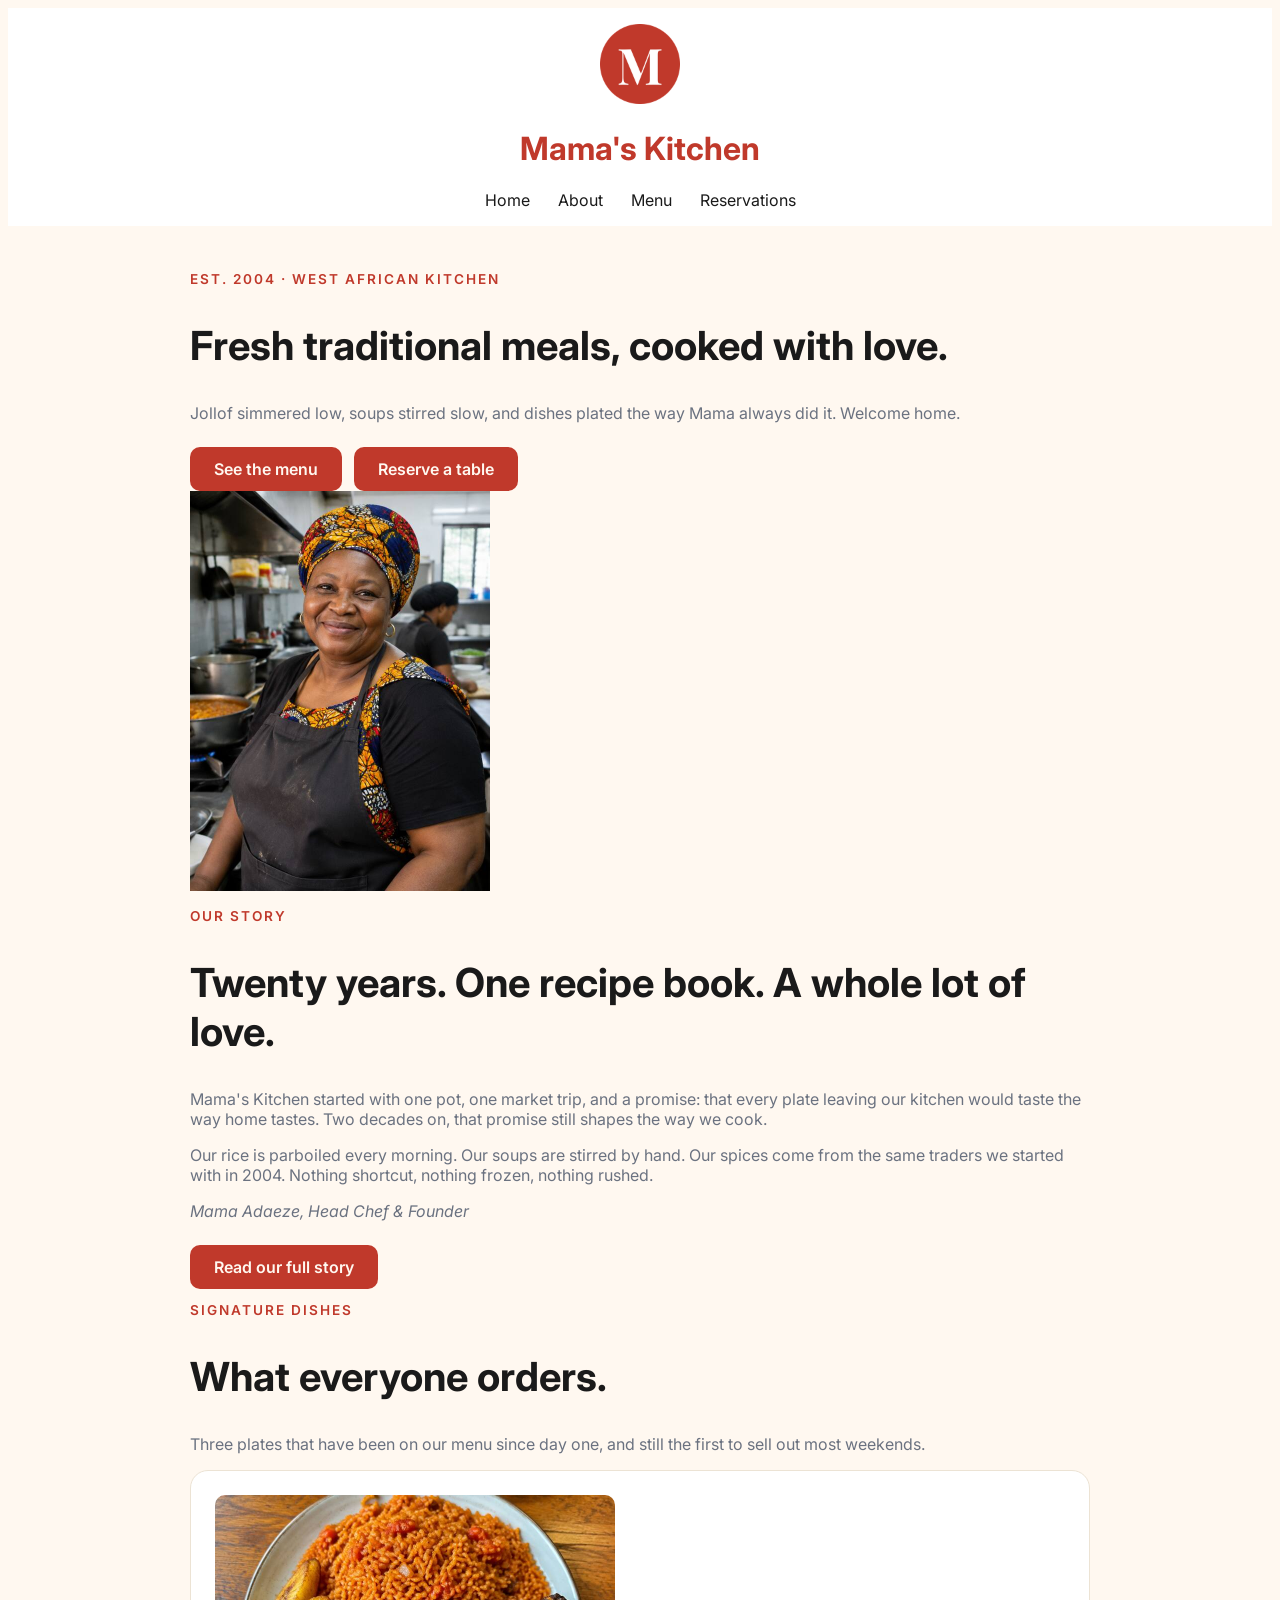
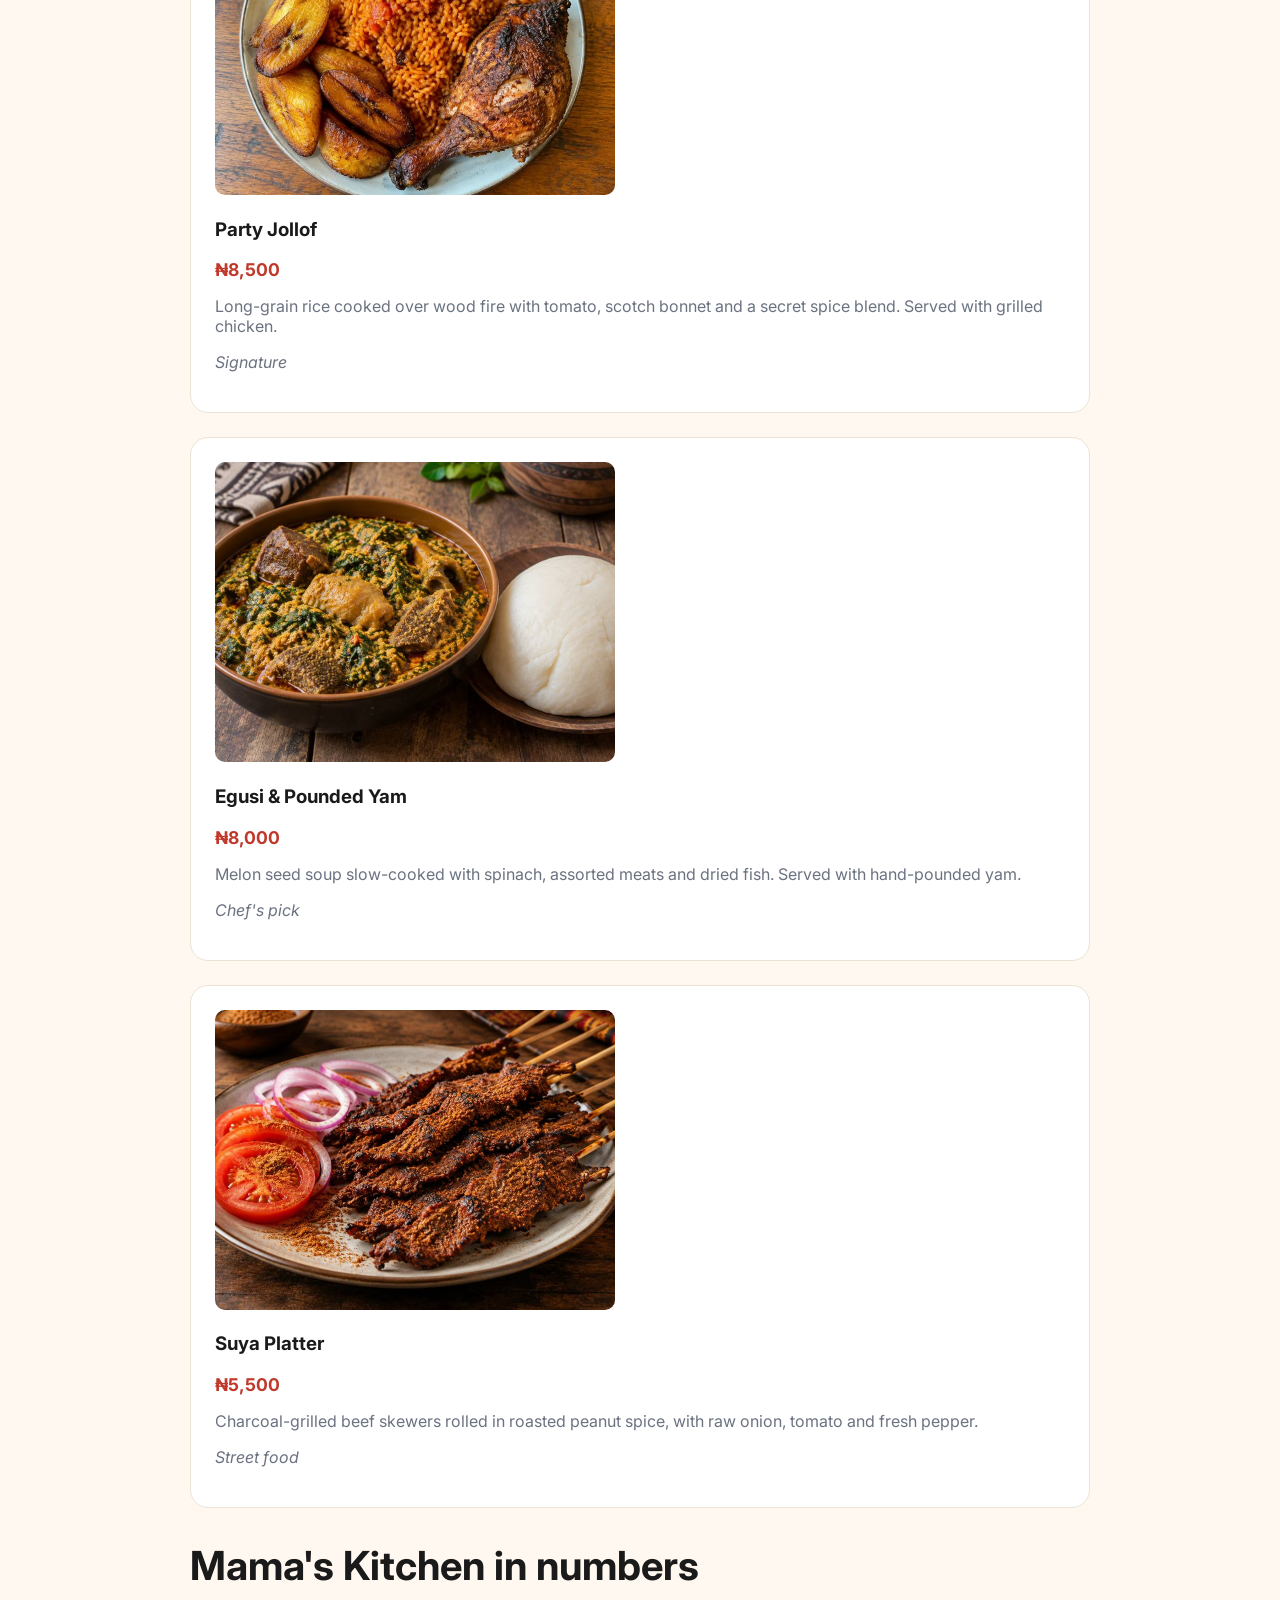
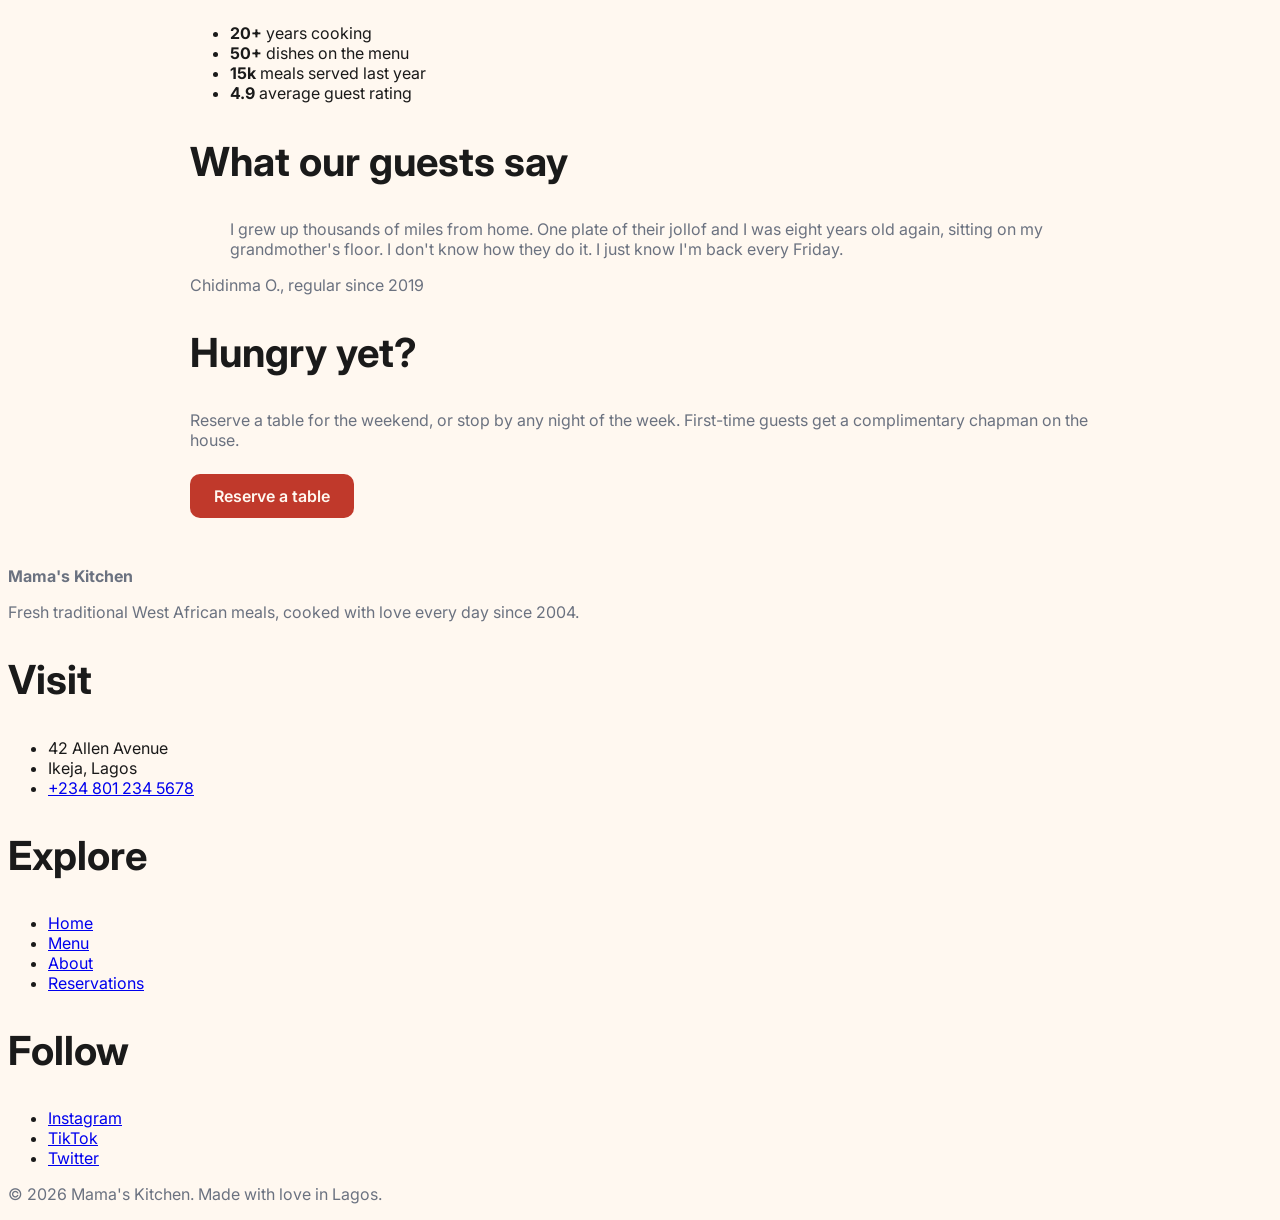
<file: mamas-kitchen-week2/index.html>
<!DOCTYPE html>
<html lang="en">
  <head>
    <meta charset="UTF-8">
    <meta name="viewport" content="width=device-width, initial-scale=1.0">
    <link rel="preconnect" href="https://fonts.googleapis.com">
<link rel="preconnect" href="https://fonts.gstatic.com" crossorigin>
<link href="https://fonts.googleapis.com/css2?family=Inter:ital,opsz,wght@0,14..32,100..900;1,14..32,100..900&family=Playfair+Display:ital,wght@0,400..900;1,400..900&display=swap" rel="stylesheet">
    <title>Mama's Kitchen | Fresh traditional meals in Ikeja</title>
    <link rel="stylesheet" href="styles.css"/>
  </head>
  <body>
    <header>
      <img src="images/logo.png" alt="Mama's Kitchen logo" width="80" height="80">
      <h1>Mama's Kitchen</h1>
      <nav>
        <ul>
          <li><a href="index.html">Home</a></li>
          <li><a href="about.html">About</a></li>
          <li><a href="menu.html">Menu</a></li>
          <li><a href="reservations.html">Reservations</a></li>
        </ul>
      </nav>
    </header>

    <main>
      <section>
        <p class="eyebrow">Est. 2004 · WEST AFRICAN KITCHEN</p>
        <h2>Fresh traditional meals, cooked with love.</h2>
        <p>Jollof simmered low, soups stirred slow, and dishes plated the way Mama always did it. Welcome home.</p>
        <a class="btn" href="menu.html">See the menu</a>
        <a class="btn" href="reservations.html">Reserve a table</a>
      </section>

      <section>
        <img src="images/mama.jpg" alt="Mama Adaeze, head chef and founder of Mama's Kitchen" width="300" height="400">
        <p class="eyebrow">Our story</p>
        <h2>Twenty years. One recipe book. A whole lot of love.</h2>
        <p>Mama's Kitchen started with one pot, one market trip, and a promise: that every plate leaving our kitchen would taste the way home tastes. Two decades on, that promise still shapes the way we cook.</p>
        <p>Our rice is parboiled every morning. Our soups are stirred by hand. Our spices come from the same traders we started with in 2004. Nothing shortcut, nothing frozen, nothing rushed.</p>
        <p><em>Mama Adaeze, Head Chef &amp; Founder</em></p>
        <a class="btn" href="about.html">Read our full story</a>
      </section>

      <section>
        <p class="eyebrow">Signature dishes</p>
        <h2>What everyone orders.</h2>
        <p>Three plates that have been on our menu since day one, and still the first to sell out most weekends.</p>
        <div class="dish">
          <img src="images/jollof.jpg" alt="A plate of party jollof rice with fried plantain and grilled chicken" width="400" height="300" loading="lazy">
          <h3>Party Jollof</h3>
          <p><strong>₦8,500</strong></p>
          <p>Long-grain rice cooked over wood fire with tomato, scotch bonnet and a secret spice blend. Served with grilled chicken.</p>
          <p><em>Signature</em></p>
        </div>
        <div class="dish">
          <img src="images/egusi.jpg" alt="A bowl of egusi soup with pounded yam" width="400" height="300" loading="lazy">
          <h3>Egusi &amp; Pounded Yam</h3>
          <p><strong>₦8,000</strong></p>
          <p>Melon seed soup slow-cooked with spinach, assorted meats and dried fish. Served with hand-pounded yam.</p>
          <p><em>Chef's pick</em></p>
        </div>
        <div class="dish">
          <img src="images/suya.jpg" alt="Spicy beef suya skewers with sliced onion and tomato" width="400" height="300" loading="lazy">
          <h3>Suya Platter</h3>
          <p><strong>₦5,500</strong></p>
          <p>Charcoal-grilled beef skewers rolled in roasted peanut spice, with raw onion, tomato and fresh pepper.</p>
          <p><em>Street food</em></p>
        </div>
      </section>

      <section>
        <h2>Mama's Kitchen in numbers</h2>
        <ul>
          <li><strong>20+</strong> years cooking</li>
          <li><strong>50+</strong> dishes on the menu</li>
          <li><strong>15k</strong> meals served last year</li>
          <li><strong>4.9</strong> average guest rating</li>
        </ul>
      </section>

      <section>
        <h2>What our guests say</h2>
        <blockquote>
          <p>I grew up thousands of miles from home. One plate of their jollof and I was eight years old again, sitting on my grandmother's floor. I don't know how they do it. I just know I'm back every Friday.</p>
        </blockquote>
        <p>Chidinma O., regular since 2019</p>
      </section>

      <section>
        <h2>Hungry yet?</h2>
        <p>Reserve a table for the weekend, or stop by any night of the week. First-time guests get a complimentary chapman on the house.</p>
        <a class="btn" href="reservations.html">Reserve a table</a>
      </section>
    </main>

    <footer>
      <p><strong>Mama's Kitchen</strong></p>
      <p>Fresh traditional West African meals, cooked with love every day since 2004.</p>

      <h2>Visit</h2>
      <ul>
        <li>42 Allen Avenue</li>
        <li>Ikeja, Lagos</li>
        <li><a href="tel:+2348012345678">+234 801 234 5678</a></li>
      </ul>

      <h2>Explore</h2>
      <ul>
        <li><a href="index.html">Home</a></li>
        <li><a href="menu.html">Menu</a></li>
        <li><a href="about.html">About</a></li>
        <li><a href="reservations.html">Reservations</a></li>
      </ul>

      <h2>Follow</h2>
      <ul>
        <li><a href="https://instagram.com">Instagram</a></li>
        <li><a href="https://tiktok.com">TikTok</a></li>
        <li><a href="https://x.com">Twitter</a></li>
      </ul>

      <p>© 2026 Mama's Kitchen. Made with love in Lagos.</p>
    </footer>
  </body>
</html>
</file>
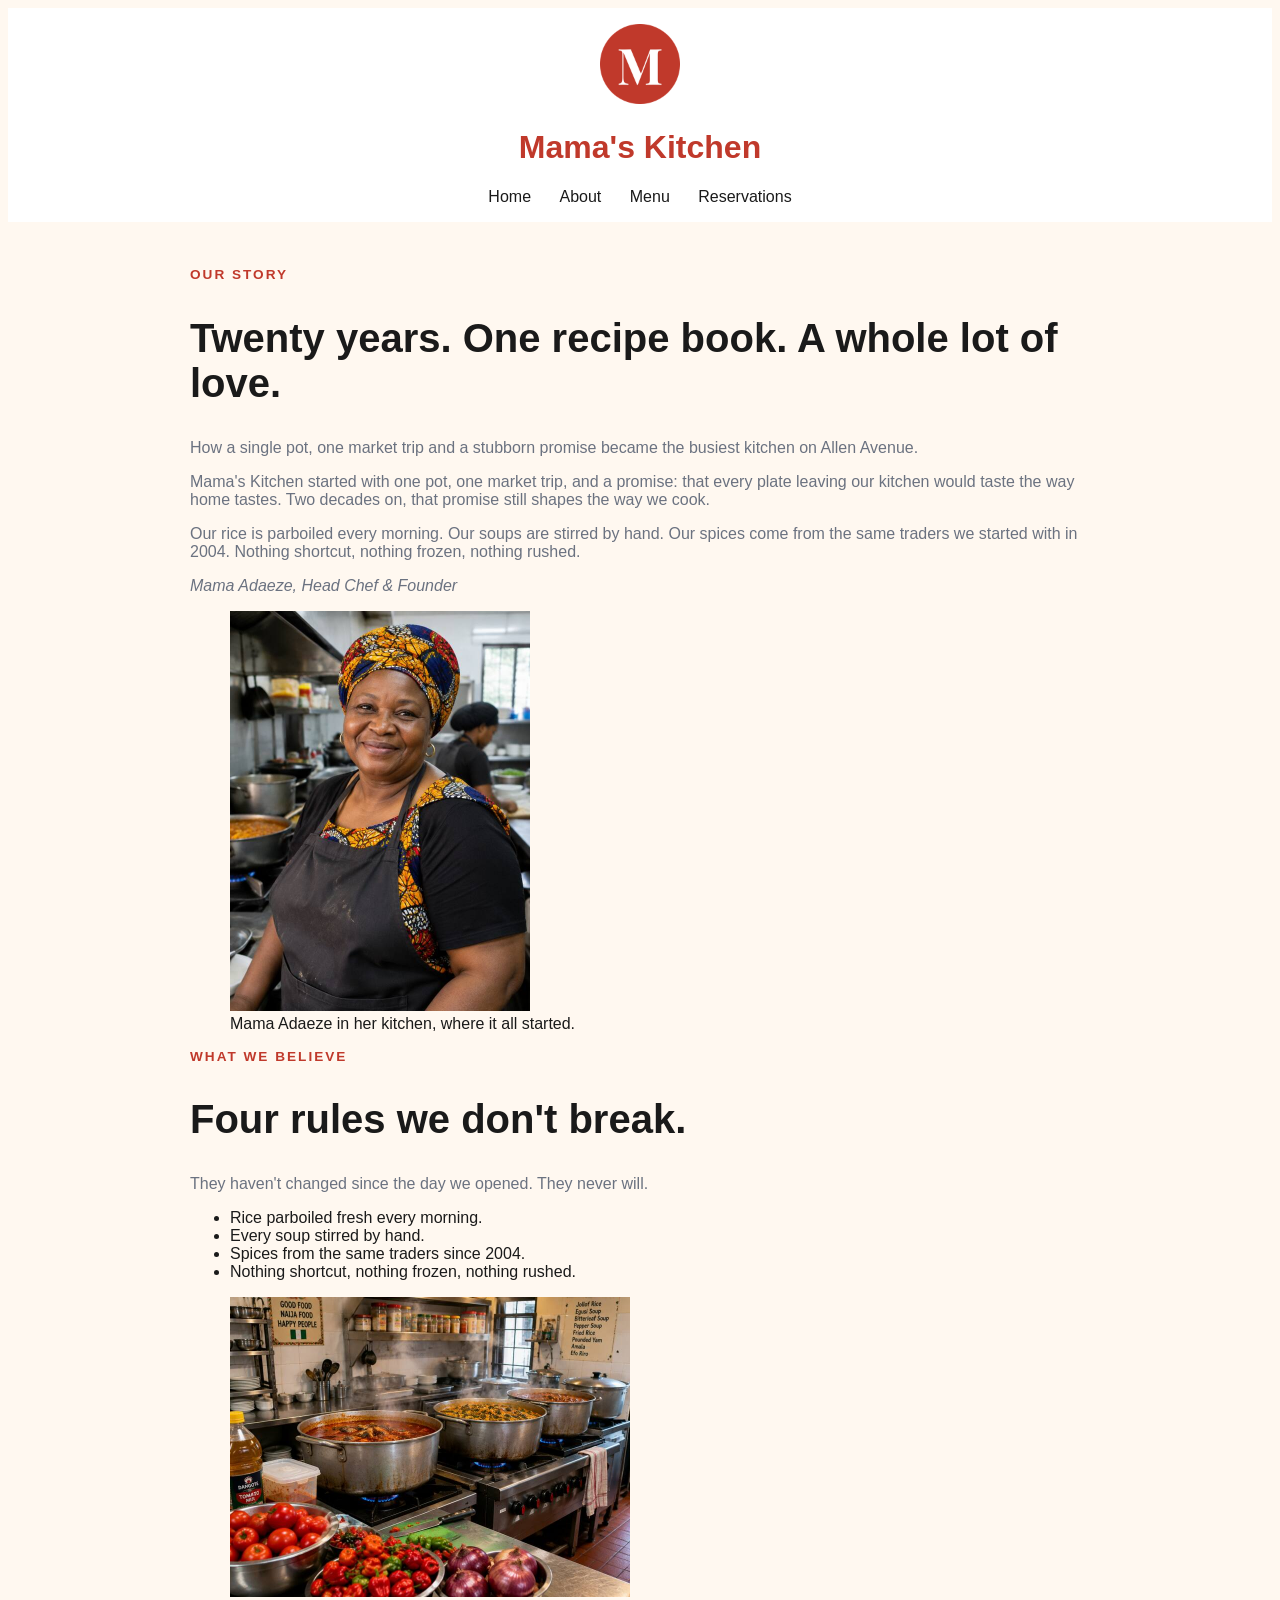
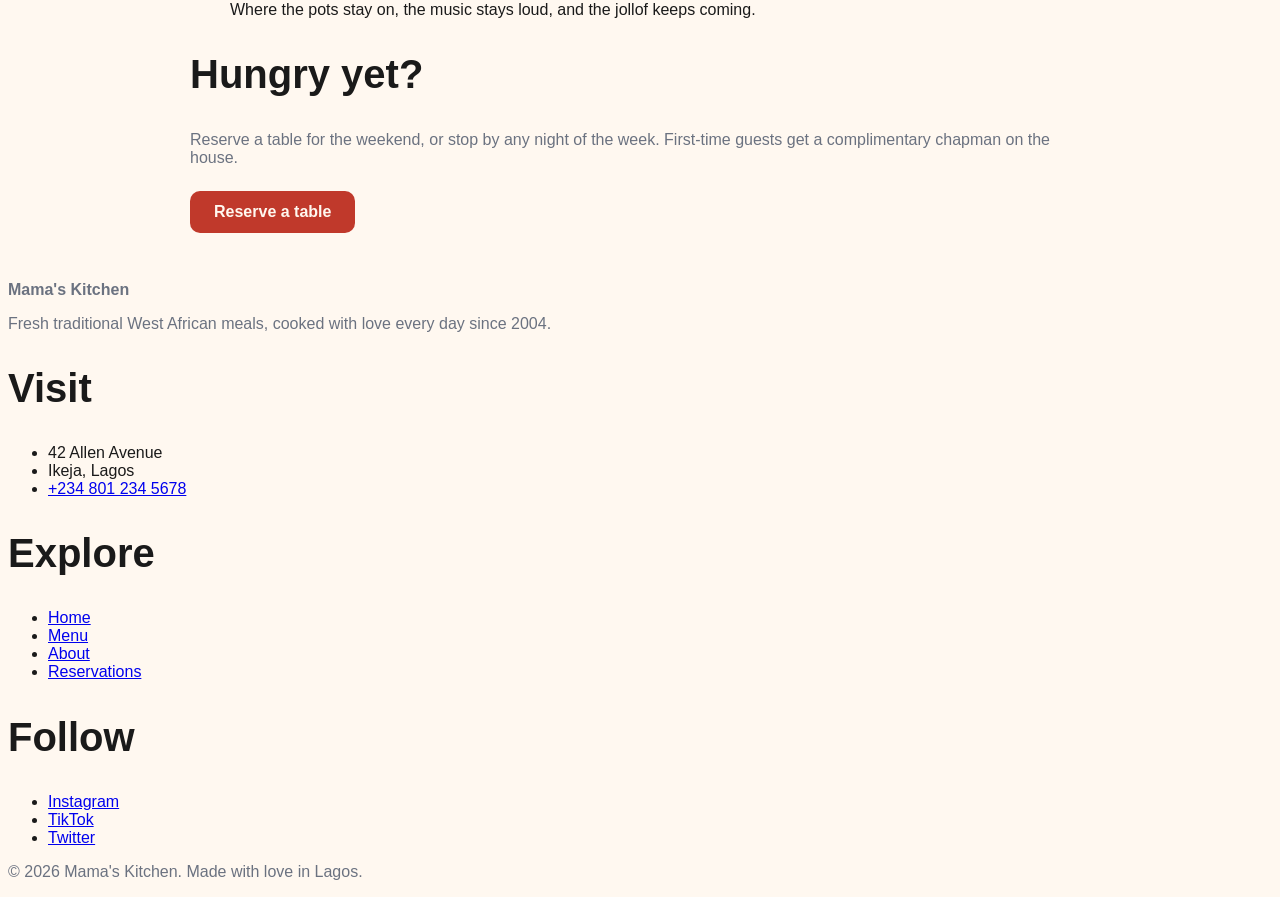
<file: mamas-kitchen-week2/about.html>
<!DOCTYPE html>
<html lang="en">
  <head>
    <meta charset="UTF-8">
    <meta name="viewport" content="width=device-width, initial-scale=1.0">
    <title>Our story | Mama's Kitchen</title>
    <link rel="stylesheet" href="styles.css">
  </head>
  <body>
    <header>
      <img src="images/logo.png" alt="Mama's Kitchen logo" width="80" height="80">
      <h1>Mama's Kitchen</h1>
      <nav>
        <ul>
          <li><a href="index.html">Home</a></li>
          <li><a href="about.html">About</a></li>
          <li><a href="menu.html">Menu</a></li>
          <li><a href="reservations.html">Reservations</a></li>
        </ul>
      </nav>
    </header>

    <main>
      <section>
        <p class="eyebrow">Our story</p>
        <h2>Twenty years. One recipe book. A whole lot of love.</h2>
        <p>How a single pot, one market trip and a stubborn promise became the busiest kitchen on Allen Avenue.</p>
      </section>

      <section>
        <p>Mama's Kitchen started with one pot, one market trip, and a promise: that every plate leaving our kitchen would taste the way home tastes. Two decades on, that promise still shapes the way we cook.</p>
        <p>Our rice is parboiled every morning. Our soups are stirred by hand. Our spices come from the same traders we started with in 2004. Nothing shortcut, nothing frozen, nothing rushed.</p>
        <p><em>Mama Adaeze, Head Chef &amp; Founder</em></p>
        <figure>
          <img src="images/mama.jpg" alt="Mama Adaeze smiling in her kitchen in a colourful headwrap" width="300" height="400">
          <figcaption>Mama Adaeze in her kitchen, where it all started.</figcaption>
        </figure>
      </section>

      <section>
        <p class="eyebrow">What we believe</p>
        <h2>Four rules we don't break.</h2>
        <p>They haven't changed since the day we opened. They never will.</p>
        <ul>
          <li>Rice parboiled fresh every morning.</li>
          <li>Every soup stirred by hand.</li>
          <li>Spices from the same traders since 2004.</li>
          <li>Nothing shortcut, nothing frozen, nothing rushed.</li>
        </ul>
        <figure>
          <img src="images/kitchen.jpg" alt="Big pots of stew and soup cooking in Mama's busy kitchen" width="400" height="300" loading="lazy">
          <figcaption>Where the pots stay on, the music stays loud, and the jollof keeps coming.</figcaption>
        </figure>
      </section>

      <section>
        <h2>Hungry yet?</h2>
        <p>Reserve a table for the weekend, or stop by any night of the week. First-time guests get a complimentary chapman on the house.</p>
        <a class="btn" href="reservations.html">Reserve a table</a>
      </section>
    </main>

    <footer>
      <p><strong>Mama's Kitchen</strong></p>
      <p>Fresh traditional West African meals, cooked with love every day since 2004.</p>

      <h2>Visit</h2>
      <ul>
        <li>42 Allen Avenue</li>
        <li>Ikeja, Lagos</li>
        <li><a href="tel:+2348012345678">+234 801 234 5678</a></li>
      </ul>

      <h2>Explore</h2>
      <ul>
        <li><a href="index.html">Home</a></li>
        <li><a href="menu.html">Menu</a></li>
        <li><a href="about.html">About</a></li>
        <li><a href="reservations.html">Reservations</a></li>
      </ul>

      <h2>Follow</h2>
      <ul>
        <li><a href="https://instagram.com">Instagram</a></li>
        <li><a href="https://tiktok.com">TikTok</a></li>
        <li><a href="https://x.com">Twitter</a></li>
      </ul>

      <p>© 2026 Mama's Kitchen. Made with love in Lagos.</p>
    </footer>
  </body>
</html>
</file>
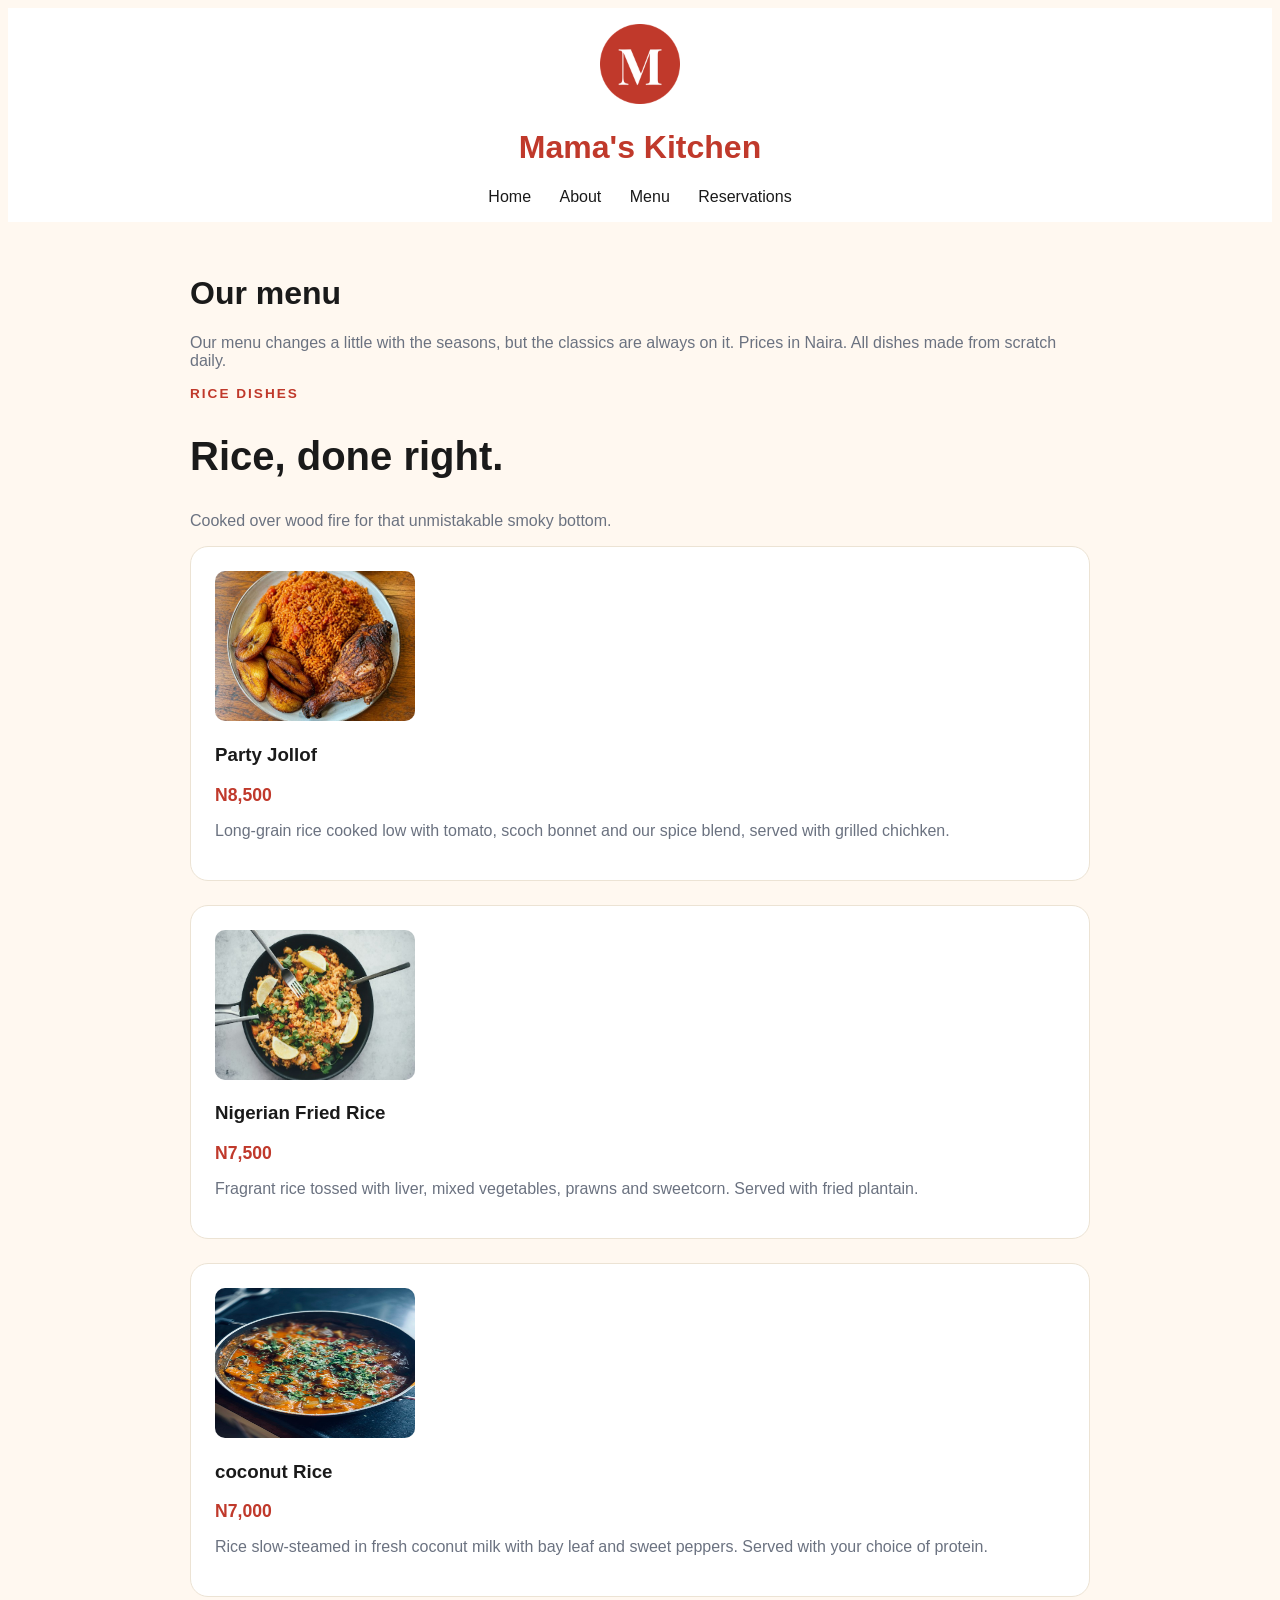
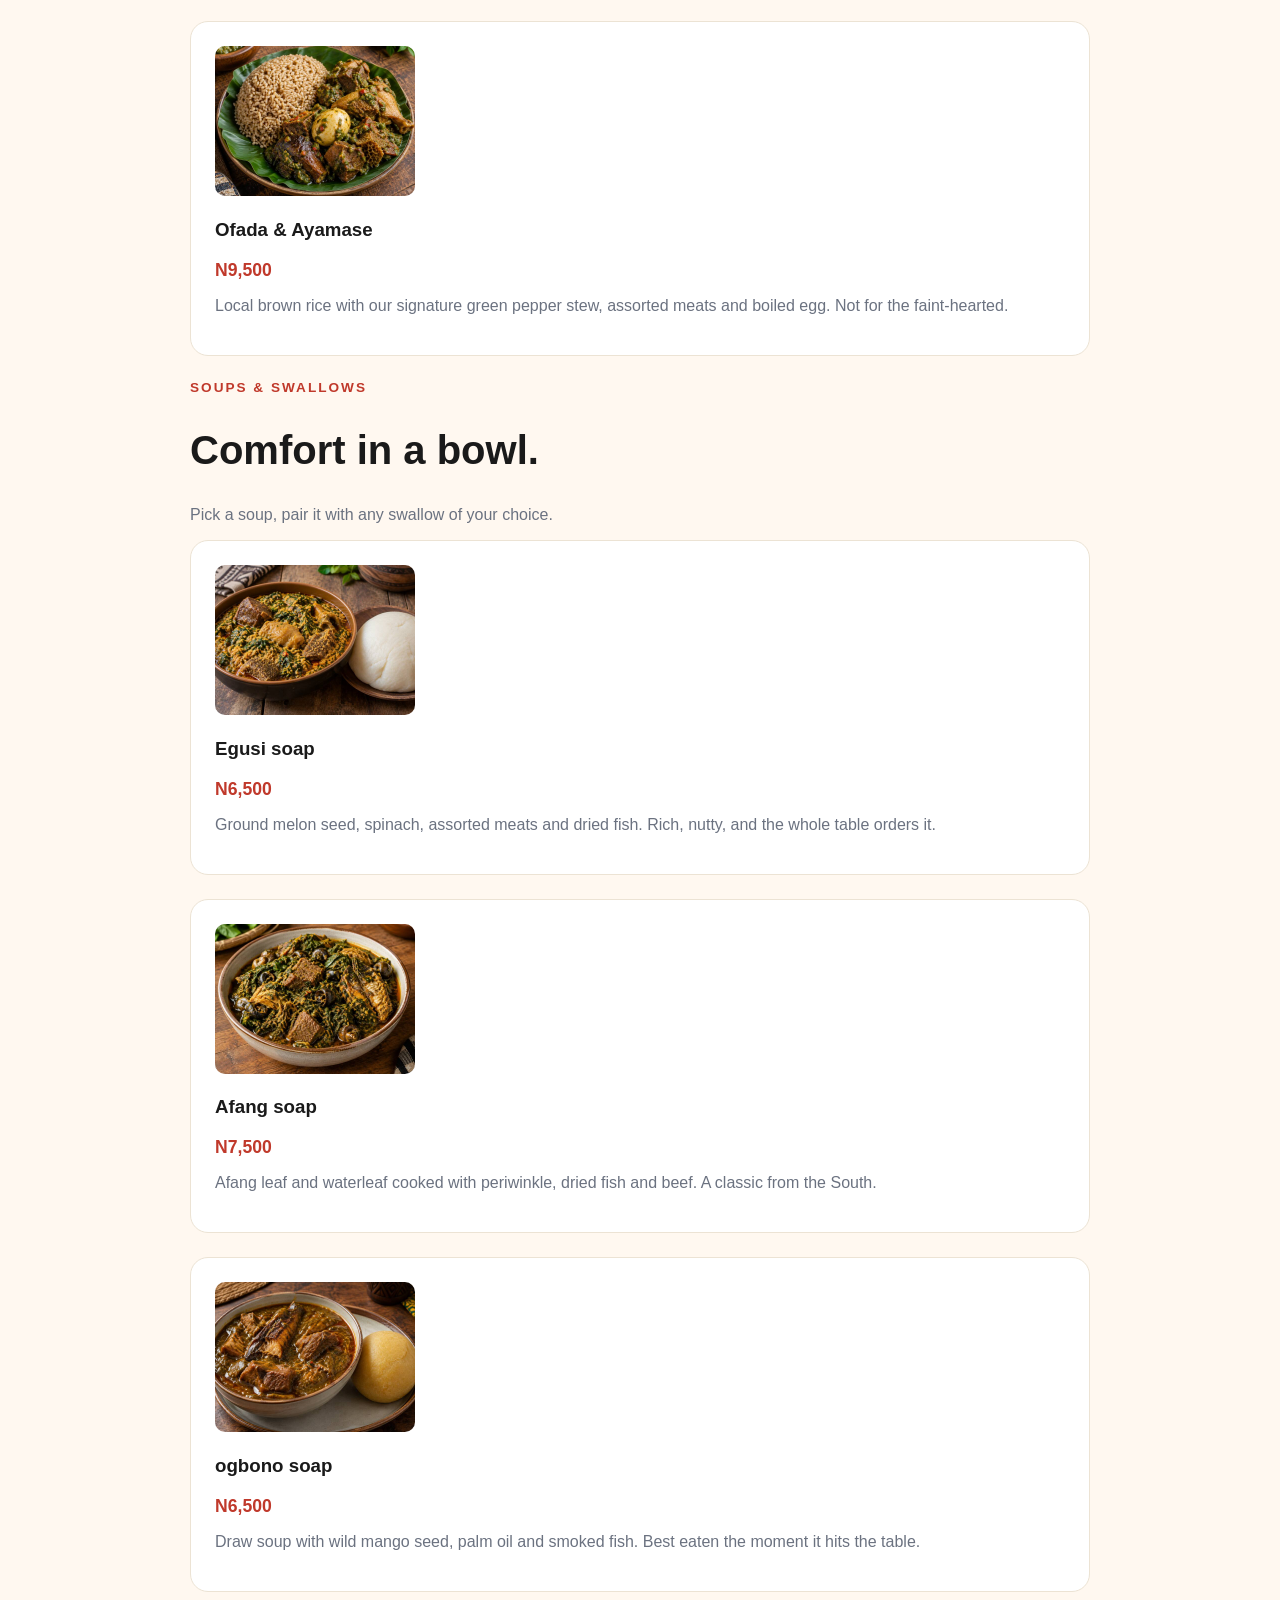
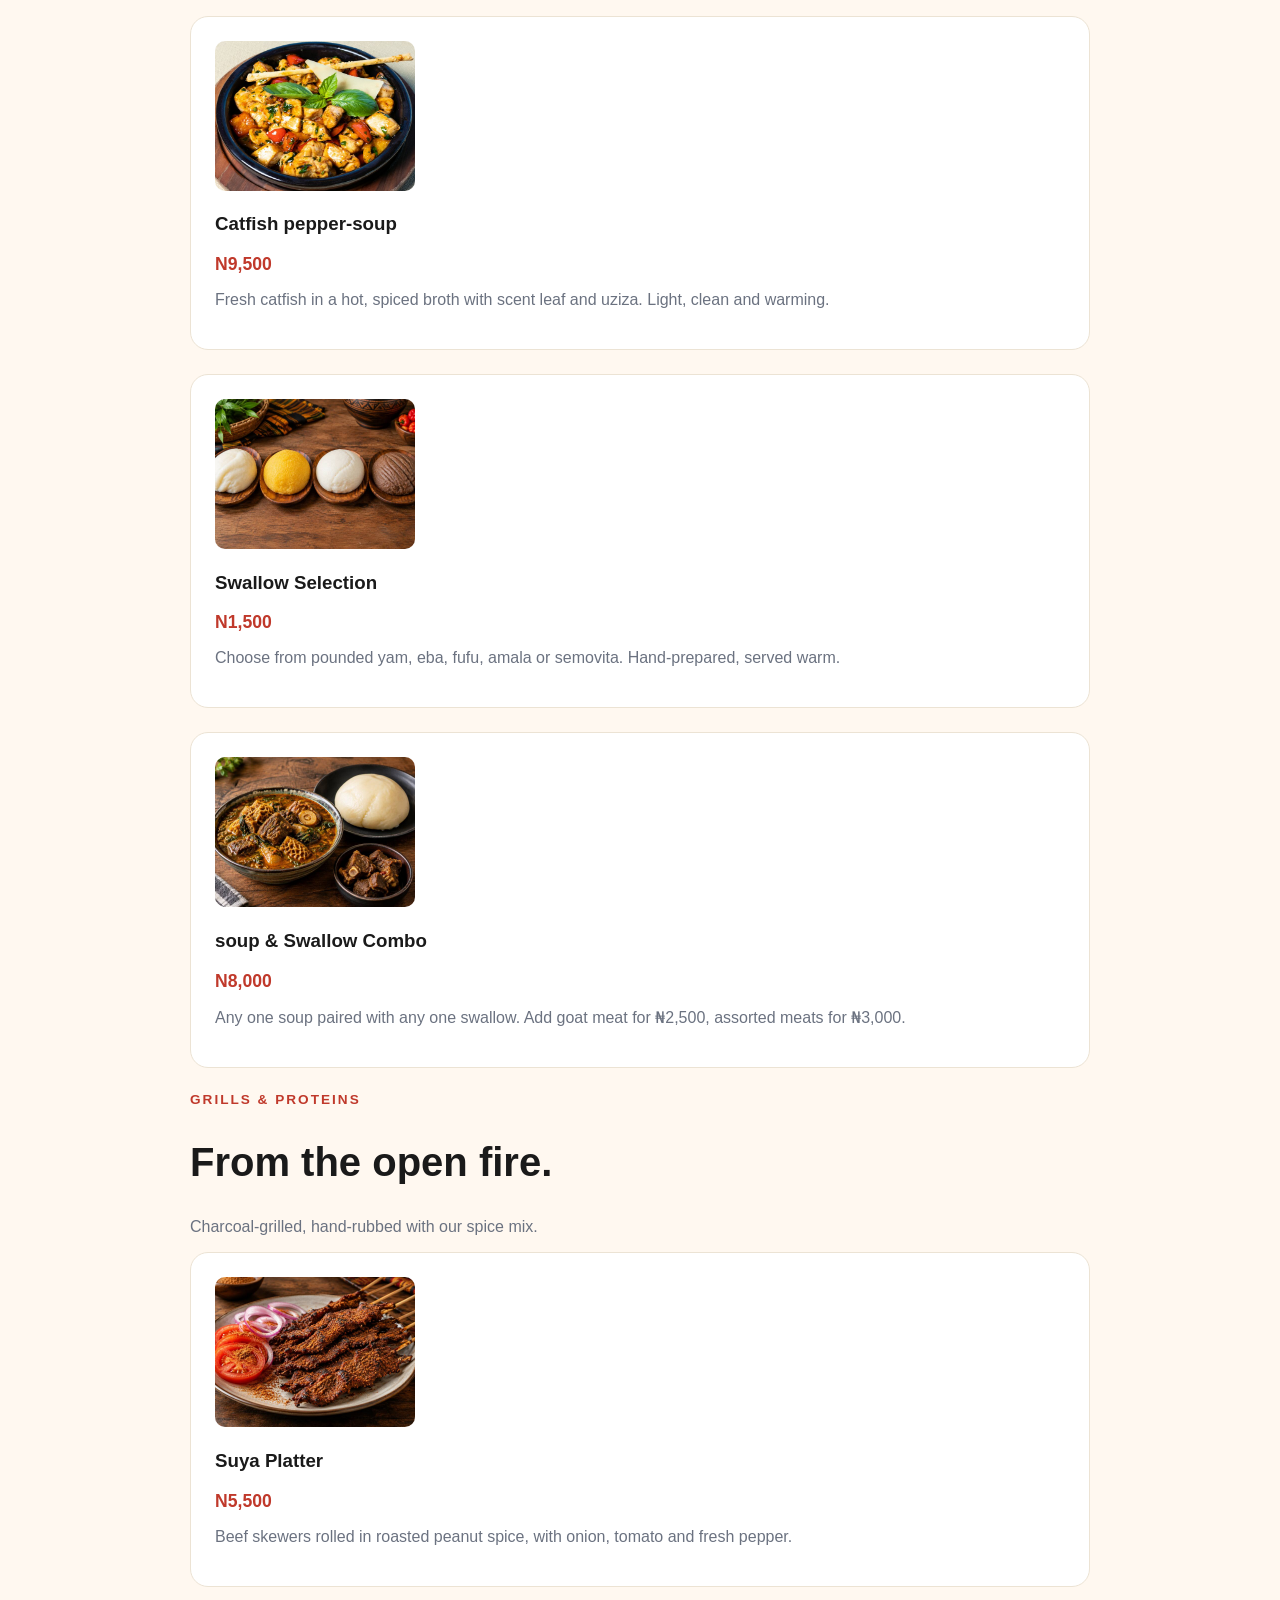
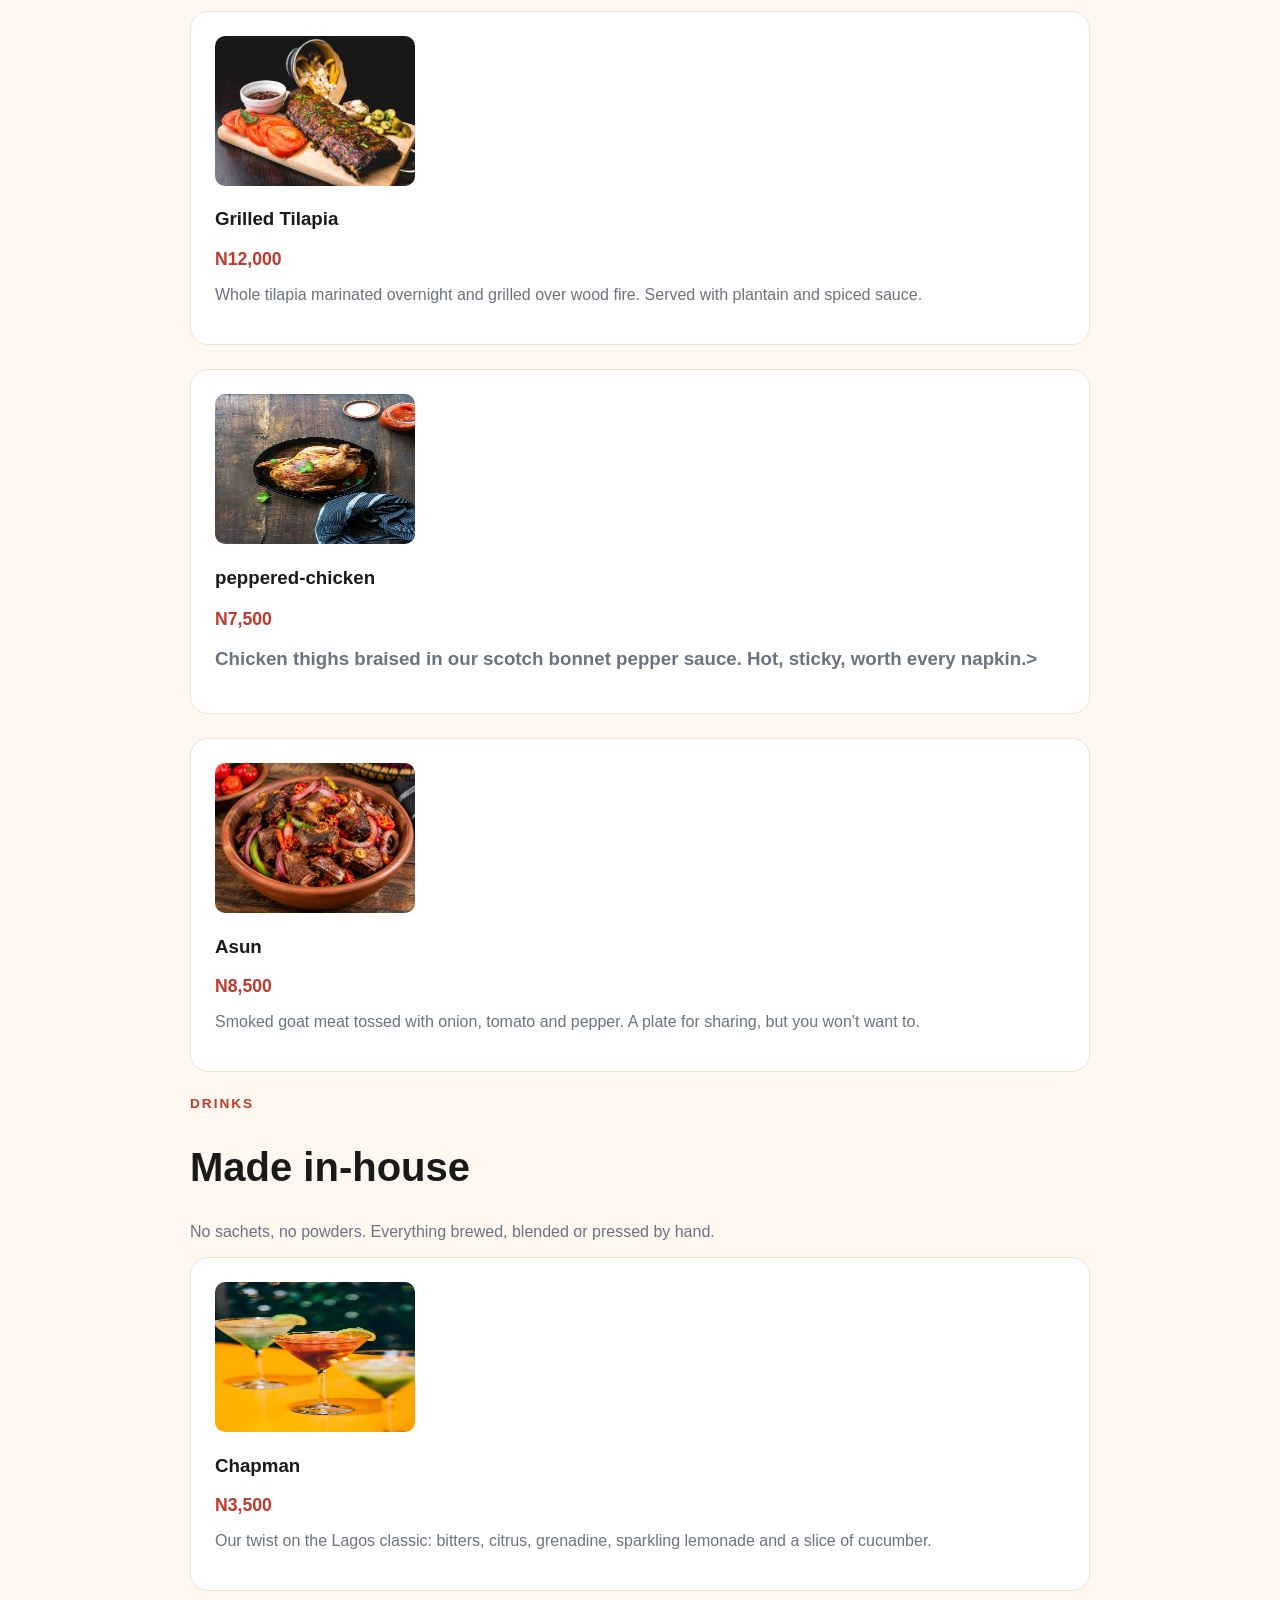
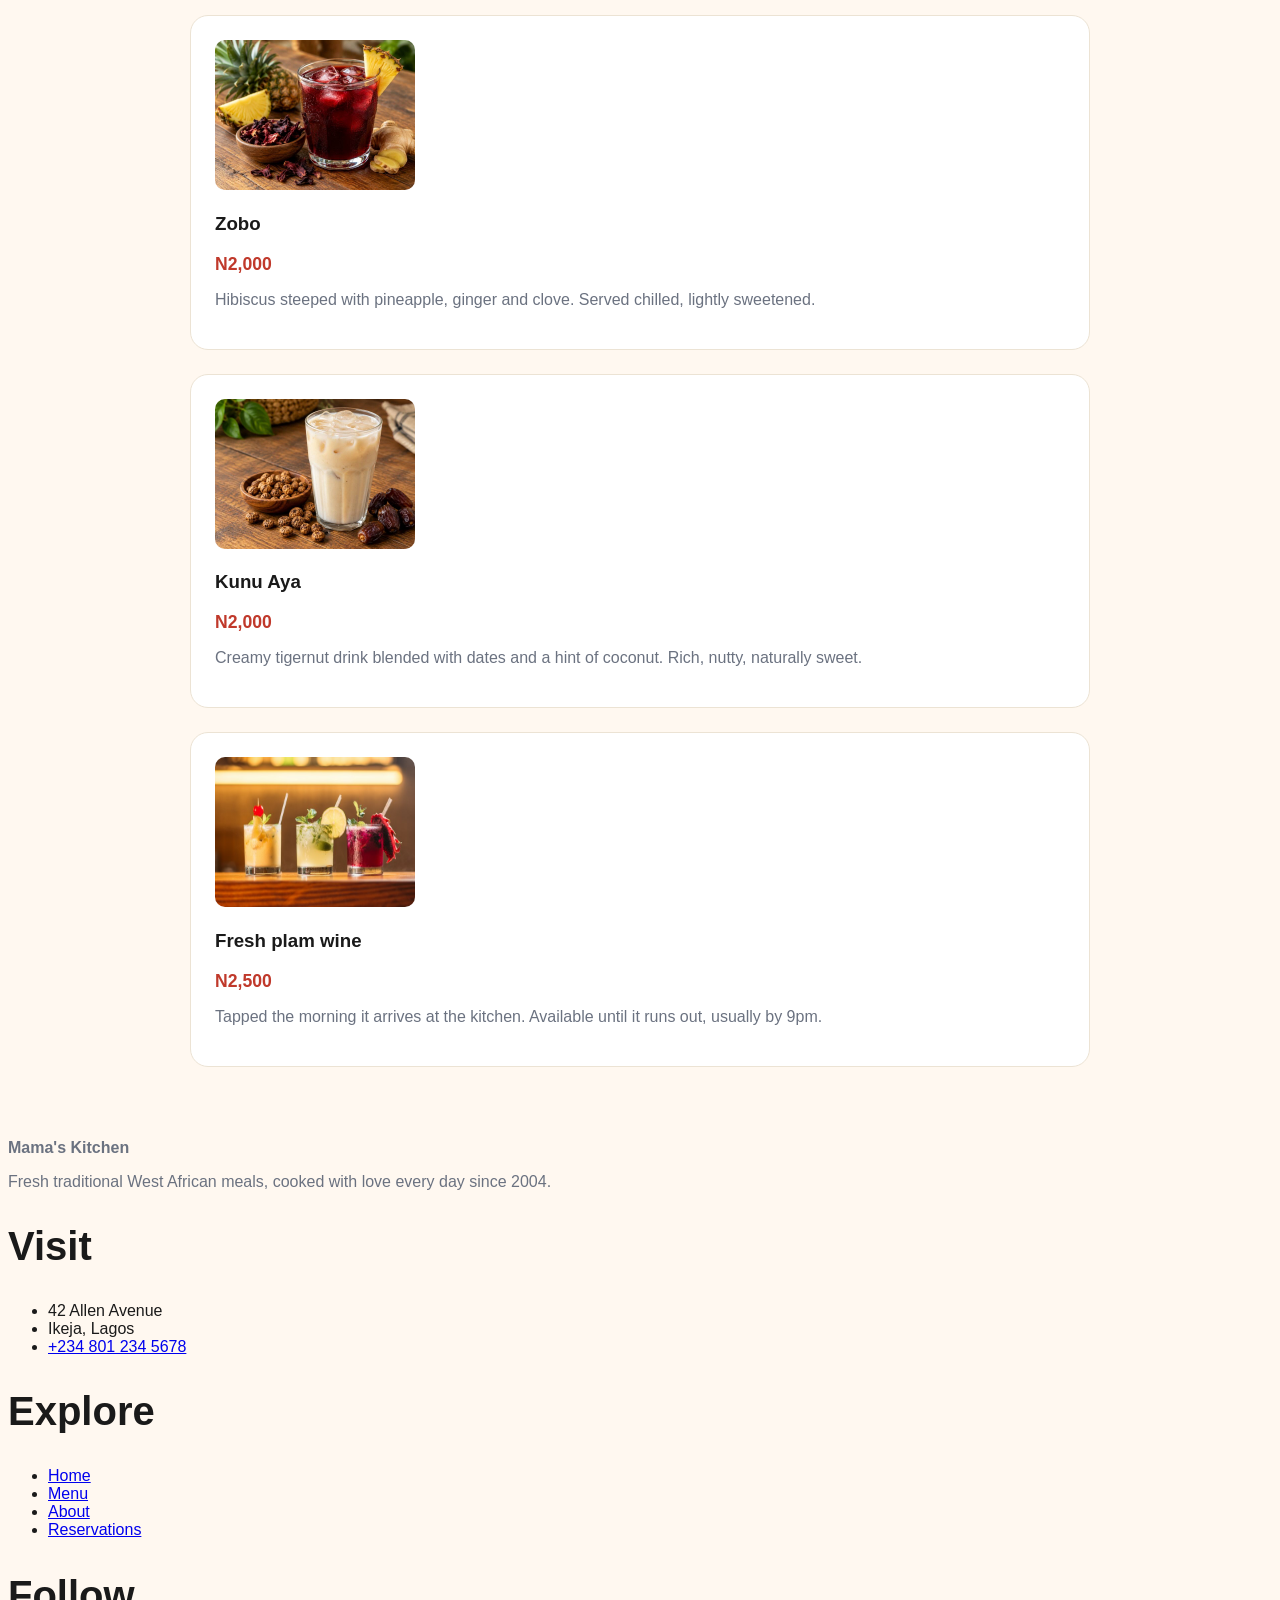
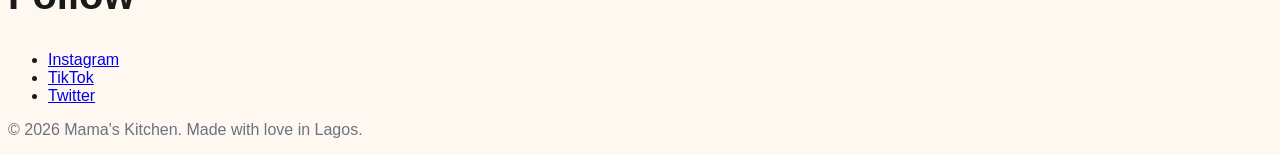
<file: mamas-kitchen-week2/menu.html>
<!DOCTYPE html>
<html lang="en">
  <head>
    <meta charset="UTF-8">
    <meta name="viewport" content="width=device-width, initial-scale=1.0">
    <title>Menu | Mama's Kitchen</title>
    <link rel="stylesheet" href="styles.css">
  </head>
  <body>
    <header>
      <img src="images/logo.png" alt="Mama's Kitchen logo" width="80" height="80">
      <h1>Mama's Kitchen</h1>
      <nav>
        <ul>
          <li><a href="index.html">Home</a></li>
          <li><a href="about.html">About</a></li>
          <li><a href="menu.html">Menu</a></li>
          <li><a href="reservations.html">Reservations</a></li>
        </ul>
      </nav>
    </header>

    <main>
      <!-- Week 2: build this page here -->
      
      <h1>Our menu</h1>
      <p>Our menu changes a little with the seasons, but the classics are always on it. Prices in Naira. All dishes made from scratch daily.</p>

      <section>
        <p class="eyebrow">Rice dishes</p>
        <h2>Rice, done right.</h2>
        <p>Cooked over wood fire for that unmistakable smoky bottom.</p>
        <div class="dish">
         <img src=" images/jollof.jpg" alt=" A plate of smoky jollof rice with grilled chicken and plantain" width="200" height="150" loading="lazy">
         <h3>Party Jollof</h3>
         <p><strong>N8,500</strong></p>
         <p>
           Long-grain rice cooked low with tomato, scoch bonnet 
           and our spice blend, served with grilled chichken.
         </p>
        </div>
        <div class="dish">
          <img src="images/fried-rice.jpg" alt="A plate of Nigerian fried rice with mixed vegetables" width="200" height="150" loading="lazy">
          <h3>Nigerian Fried Rice</h3>
          <p><strong>N7,500</strong></p>
          <p>Fragrant rice tossed with liver, mixed vegetables, prawns 
            and sweetcorn. Served with fried plantain.</p>
        </div>
        <div class="dish">
          <img src="images/coconut-rice.jpg" alt="A bowl of coconut rice with peppers" width="200" height="150" loading="lazy">
          <h3>coconut Rice</h3>
          <p><strong>N7,000</strong></p>
          <p>Rice slow-steamed in fresh coconut milk with bay leaf 
            and sweet peppers. Served with your choice of protein.</p>
        </div>
        <div class="dish">
          <img src="images/ofada.jpg" alt="Ofada rice on a leaf with green ayamase stew, assorted meats and a boiled egg" width="200" height="150" loading="lazy">
          <h3>Ofada & Ayamase</h3>
          <p><strong>N9,500</strong></p>
          <p>Local brown rice with our signature green pepper stew, 
            assorted meats and boiled egg. Not for the faint-hearted.</p>
        </div>
      </section>
      
      <section>
        <p class="eyebrow">Soups & swallows</p>
        <h2>Comfort in a bowl.</h2>
        <p>Pick a soup, pair it with any swallow of your choice.</p>
        <div class="dish">
          <img src="images/egusi.jpg" alt="A bowl of egusi soup with pounded yam" width="200" height="150" loading="lazy">
          <h3>Egusi soap</h3>
          <p><strong>N6,500</strong></p>
          <p>Ground melon seed, spinach, assorted meats and dried fish. Rich, nutty, and the whole table orders it.</p>
        </div>
        <div class="dish">
          <img src="images/afang.jpg" alt="A bowl of green afang soup with periwinkles, beef and dried fish" width="200" height="150" loading="lazy">
          <h3>Afang soap</h3>
          <p><strong>N7,500</strong></p>
          <p>Afang leaf and waterleaf cooked with periwinkle, 
            dried fish and beef. A classic from the South.</p>
        </div>
        <div class="dish">
          <img src="images/ogbono.jpg" alt="A bowl of ogbono soup with smoked fish and beef, served with eba" width="200" height="150" loading="lazy">
          <h3>ogbono soap</h3>
          <p><strong>N6,500</strong></p>
          <p>Draw soup with wild mango seed, palm oil 
            and smoked fish. Best eaten the moment it hits the table.</p>
        </div>
        <div class="dish">
          <img src="images/pepper-soup.jpg" alt="A bowl of catfish pepper" width="200" height="150" loading="lazy">
          <h3>Catfish pepper-soup</h3>
          <p><strong>N9,500</strong></p>
          <p>Fresh catfish in a hot, spiced broth with scent leaf and uziza. Light, clean and warming.</p>
        </div>
        <div class="dish">
          <img src="images/swallow.jpg" alt="Pounded yam, eba, fufu and amala side by side on wooden plates" width="200" height="150" loading="lazy">
          <h3>Swallow Selection</h3>
          <p><strong>N1,500</strong></p>
          <p> Choose from pounded yam, eba, 
            fufu, amala or semovita. Hand-prepared, served warm.</p>
        </div>
        <div class="dish">
          <img src="images/combo.jpg" alt="A bowl of soup with assorted meats, pounded yam and a side of goat meat" width="200" height="150" loading="lazy">
          <h3>soup & Swallow Combo </h3>
          <p><strong>N8,000</strong></p>
          <p>Any one soup paired with any one swallow. Add goat meat for ₦2,500, assorted meats for ₦3,000.</p>
        </div>
      </section>

      <section>
        <p class="eyebrow"> Grills & proteins</p>
        <h2> From the open fire.</h2>
        <p>Charcoal-grilled, hand-rubbed with our spice mix.</p>
        <div class="dish">
          <img src="images/suya.jpg" alt="Spicy beef suya skewers with sliced onion and tomato" width="200" height="150" loading="lazy">
          <h3>Suya Platter</h3> 
          <p><strong>N5,500</strong></p>
          <p>Beef skewers rolled in roasted peanut spice, with onion, tomato and fresh pepper.</p></p>
        </div>
        <div class="dish">
          <img src="images/tilapia.jpg" alt=" A whole grilled tilapia" width="200" height="150" loading="lazy">
          <h3> Grilled Tilapia</h3> 
          <p><strong>N12,000</strong></p>
          <p>Whole tilapia marinated overnight and grilled over wood fire. Served with plantain and spiced sauce.</p>
        </div>
        <div class="dish">
          <img src="images/peppered-chicken.jpg" alt="Peppered chicken in a spicy sauce" width="200" height="150" loading="lazy">
          <h3>peppered-chicken</h23> 
          <p><strong>N7,500</strong></p>
          <p>Chicken thighs braised in our scotch bonnet pepper sauce. Hot, sticky, worth every napkin.></p>
        </div>
        <div class="dish">
          <img src="images/asun.jpg" alt="Spicy smoked goat meat chunks with onion and peppers in a clay bowl" width="200" height="150" loading="lazy">
          <h3>Asun</h3> 
          <p><strong>N8,500</strong></p>
          <p>Smoked goat meat tossed with onion, tomato and pepper. A plate for sharing, but you won't want to.</p>
        </div>
      </section>

      <section>
        <p class="eyebrow">Drinks</p>
        <h2>Made in-house</h2>
        <p>No sachets, no powders. Everything brewed, blended or pressed by hand.</p>
        <div class="dish">
          <img src="images/chapman.jpg" alt="A glass of chapman with a slice of cucumber" width="200" height="150" loading="lazy">
          <h3>Chapman</h3>
          <p><strong>N3,500</strong></p>
          <p>Our twist on the Lagos classic: bitters, citrus, grenadine, sparkling lemonade and a slice of cucumber.</p>
        </div>
        <div class="dish">
          <img src="images/zobo.jpg" alt="A glass of deep red zobo with ice, pineapple and dried hibiscus" width="200" height="150" loading="lazy">
          <h3>Zobo</h3>
          <p><strong>N2,000</strong></p>
          <p>Hibiscus steeped with pineapple, ginger and clove. Served chilled, lightly sweetened.</p>
        </div>
        <div class="dish">
          <img src="images/kunu.jpg" alt=" A tall glass of creamy kunu aya with tigernuts and dates" width="200" height="150" loading="lazy">
          <h3>Kunu Aya</h3>
          <p><strong>N2,000</strong></p>
          <p>Creamy tigernut drink blended with dates and a hint of coconut. Rich, nutty, naturally sweet.</p>
        </div>
        <div class="dish">
          <img src="images/palm-wine.jpg" alt="A cup of fresh palm wine" width="200" height="150" loading="lazy">
          <h3>Fresh plam wine</h3>
          <p><strong>N2,500</strong></p>
          <p>Tapped the morning it arrives at the kitchen. Available until it runs out, usually by 9pm.</p>
        </div>
      </section>
    </main>

    <footer>
      <p><strong>Mama's Kitchen</strong></p>
      <p>Fresh traditional West African meals, cooked with love every day since 2004.</p>

      <h2>Visit</h2>
      <ul>
        <li>42 Allen Avenue</li>
        <li>Ikeja, Lagos</li>
        <li><a href="tel:+2348012345678">+234 801 234 5678</a></li>
      </ul>

      <h2>Explore</h2>
      <ul>
        <li><a href="index.html">Home</a></li>
        <li><a href="menu.html">Menu</a></li>
        <li><a href="about.html">About</a></li>
        <li><a href="reservations.html">Reservations</a></li>
      </ul>

      <h2>Follow</h2>
      <ul>
        <li><a href="https://instagram.com">Instagram</a></li>
        <li><a href="https://tiktok.com">TikTok</a></li>
        <li><a href="https://x.com">Twitter</a></li>
      </ul>

      <p>© 2026 Mama's Kitchen. Made with love in Lagos.</p>
    </footer>
  </body>
</html>
</file>
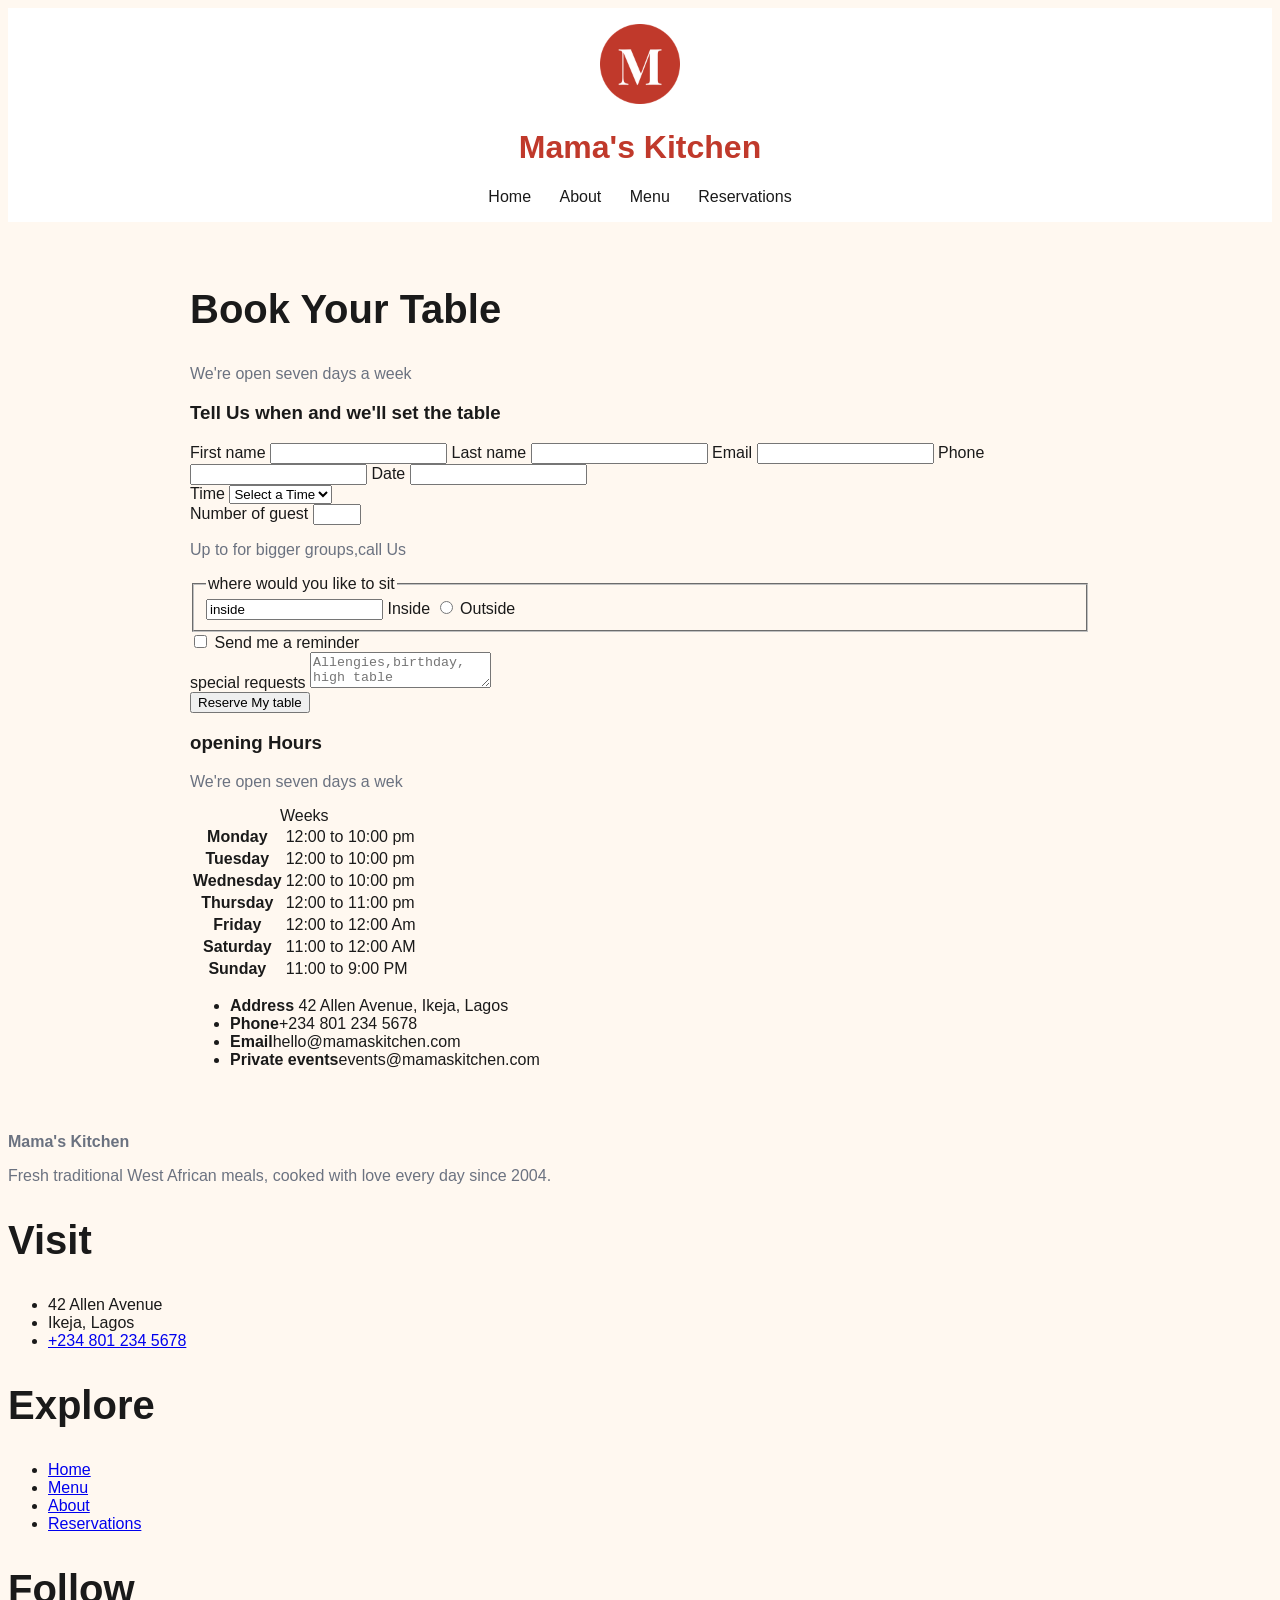
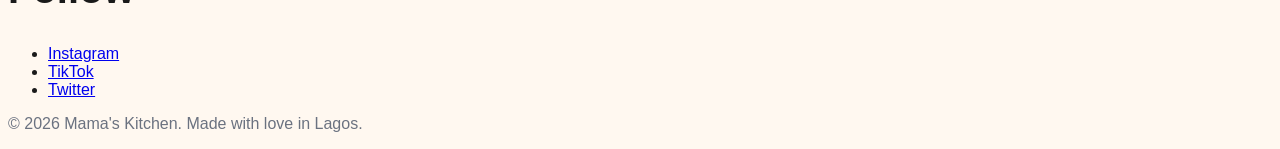
<file: mamas-kitchen-week2/reservations.html>
<!DOCTYPE html>
<html lang="en">
  <head>
    <meta charset="UTF-8">
    <meta name="viewport" content="width=device-width, initial-scale=1.0">
    <title>Book your table | Mama's Kitchen</title>
    <link rel="stylesheet" href="styles.css">
  </head>
  <body>
    <header>
      <img src="images/logo.png" alt="Mama's Kitchen logo" width="80" height="80">
      <h1>Mama's Kitchen</h1>
      <nav>
        <ul>
          <li><a href="index.html">Home</a></li>
          <li><a href="about.html">About</a></li>
          <li><a href="menu.html">Menu</a></li>
          <li><a href="reservations.html">Reservations</a></li>
        </ul>
      </nav>
    </header>

    
    <main>
      <!-- Week 2: build this page here -->

      <h2>Book Your Table</h2>
      <p>We're open seven days a week</p>
      
      <form>
        <h3>Tell Us when and we'll set the table</h3>
        <label for="first-name">First name</label>
        <input type="text" id="First-name" name="First-name" required/>

      <label for="Last name">Last name</label>
      <input type="text" id="last-name" name="last-name" required/>

      <label for="Email">Email</label>
      <input type="text" id="Email" name="Email" required/>

      <label for="Phone">Phone</label>
      <input type="text" id="Phone" name="Phone" required/>

      <label for="Date">Date</label>
      <input type="text" id="Date" name="Date" required/>

    <div>
        <label for="time">Time</label>
      <select>
        <option value="">Select a Time</option>
        <option value="12:00">12:00pm</option>
        <option value="13:00">1:00pm</option>
        <option value="14:00">2:00pm</option>
        <option value="18:00">6:00pm</option>
        <option value="7:00">7:00pm</option>
        <option value="8:00">8:00pm</option>
        <option value="9:00">9:00pm</option>
      </select>
    </div>
    <div>
      <label for="guests">Number of guest</label>
      <input type="number" id="guest" name="guest" min="1" max="12"/>
      <p>Up to for bigger groups,call Us</p>
    </div>

    <fieldset>
      <legend>where would you like to sit</legend>
      <input type="raiod" id="inside" name="seating" value="inside"/>
      <label for="inside">Inside</label>
      <input type="radio" id="outside" name="seating" vaule="outside"/>
       <label for="outside">Outside</label>
    </fieldset>

    <div>
      <input type="checkbox" id="reminder" name="reminder"/>
      <label for="reminder">Send me a reminder</label>
    </div>

    <div>
      <label for="notes">special requests</label>
      <textarea  id="notes" name="notes"  placeholder="Allengies,birthday, high table"></textarea>      
     </div>

      <button>Reserve My table</button>
    
      </form>

        <aside>
        <h3>opening Hours</h3>
        <p>We're open seven days a wek</p>
        <table>
          <caption>
            Weeks
          </caption>
          <tbody>
            <tr>
              <th scope="row">Monday</th>
              <td>12:00 to 10:00 pm</td>
            </tr>
            <tr>
              <th scope="row">Tuesday</th>
              <td>12:00 to 10:00 pm </td>
            </tr>
            <tr>
              <th scope="row">Wednesday</th>
              <td>12:00 to 10:00 pm</td>
            </tr>
            <tr>
              <th scope="row">Thursday</th>
              <td>12:00 to 11:00 pm </td>
            </tr>
            <tr>
              <th scope="row">Friday</th>
              <td>12:00 to 12:00 Am</td>
            </tr>
            <tr>
              <th scope="row">Saturday</th>
              <td>11:00 to 12:00 AM</td>
            </tr>
            <tr>
              <th scope="row">Sunday</th>
              <td>11:00 to 9:00 PM</td>   
            </tr>
          </tbody>
        </table>
        <ul>
          <li><strong>Address</strong> 42 Allen Avenue, Ikeja, Lagos</li>
          <li><strong>Phone</strong>+234 801 234 5678</li>
          <li><strong>Email</strong>hello@mamaskitchen.com</li>
          <li><strong>Private events</strong>events@mamaskitchen.com</li>
        </ul>
        </aside>
    </main>

    <footer>
      <p><strong>Mama's Kitchen</strong></p>
      <p>Fresh traditional West African meals, cooked with love every day since 2004.</p>

      <h2>Visit</h2>
      <ul>
        <li>42 Allen Avenue</li>
        <li>Ikeja, Lagos</li>
        <li><a href="tel:+2348012345678">+234 801 234 5678</a></li>
      </ul>

      <h2>Explore</h2>
      <ul>
        <li><a href="index.html">Home</a></li>
        <li><a href="menu.html">Menu</a></li>
        <li><a href="about.html">About</a></li>
        <li><a href="reservations.html">Reservations</a></li>
      </ul>

      <h2>Follow</h2>
      <ul>
        <li><a href="https://instagram.com">Instagram</a></li>
        <li><a href="https://tiktok.com">TikTok</a></li>
        <li><a href="https://x.com">Twitter</a></li>
      </ul>

      <p>© 2026 Mama's Kitchen. Made with love in Lagos.</p>
    </footer>
  </body>
</html>
</file>
<file: mamas-kitchen-week2/styles.css>
body {
    background-color: #fff8f0;
    color:  #1a1a1a;
    font-family: "inter", Arial, Helvetica, sans-serif;
    font-size:1rem;
    box-sizing: border-box;
}

h1,
h2,
h3,
h4 {
    font-family: "inter", Arial,sans-serif;
}

p {
    color: #6b7280;
}

.eyebrow{
    color: #c0392b;
    font-size: 0.85rem;
    font-weight: 600 ;
    text-transform:uppercase ;
    letter-spacing:2px ;
}

.btn{
    display: inline-block;
    padding: 12px 24px;
    border: none;
    border-radius: 10px;
    background-color:#c0392b ;
    color:#fff8f0 ;
    font-family: "inter", Arial, sans-serif;
    font-size: 1rem;
    font-weight: 600;
    margin: 0.5rem 0.5rem 0 0;
    text-decoration: none;
}

nav ul{
    margin: 0;
    padding: 0;
    list-style: none;
}

main{
    max-width: 900px;
    margin: 0 auto;
    padding: 2rem 1rem;
}

img{
    max-width: 100%;
}

h2{
    font-size: 2.5rem;
}

nav li{
    display: inline-block;
    margin: 0 0.75rem;
}

header{
    background-color: #ffffff;
    border-bottom:1px soild #ece3d4 ;
    padding:1rem ;
    text-align:center ;
}

header h1 {
    color: #c0392b;
}

nav a{
    color: #1a1a1a;
    text-decoration: none;
}

.dish {
    background-color: #ffffff;
    padding: 1.5rem;
    border:1px solid #ece3d4 ;
    border-radius: 18px;
    margin-bottom:1.5rem ;
}

.dish img{
    border-radius: 10px;
}

.dish strong{
    font-size: 1.1rem;
    color: #c0392b;
}

.reservation-form {
    background-color: #ffffff;
    padding:25px;
    border: 1px soild #ddd;
    border: radius 10px; 
}

.reservation-form label{
    display: block;
    font-weight: bold;
    margin-bottom: 8px;
    margin-top: 12px;
}

.reservation-form input,
.reservation-form select,
.reservation-form textarea {
    width: 100%;
    padding: 12px;
    border: 1px soild #ccc;
    border-radius: 6px;
    font-family: 'inherit';
    box-sizing: border-box;
}

.hint {
    font-size: 12px;
    color:#888 ;
    margin-top: 5px;
}

.choice input {
    width: auto;
    display: inline-block;
}
</file>
